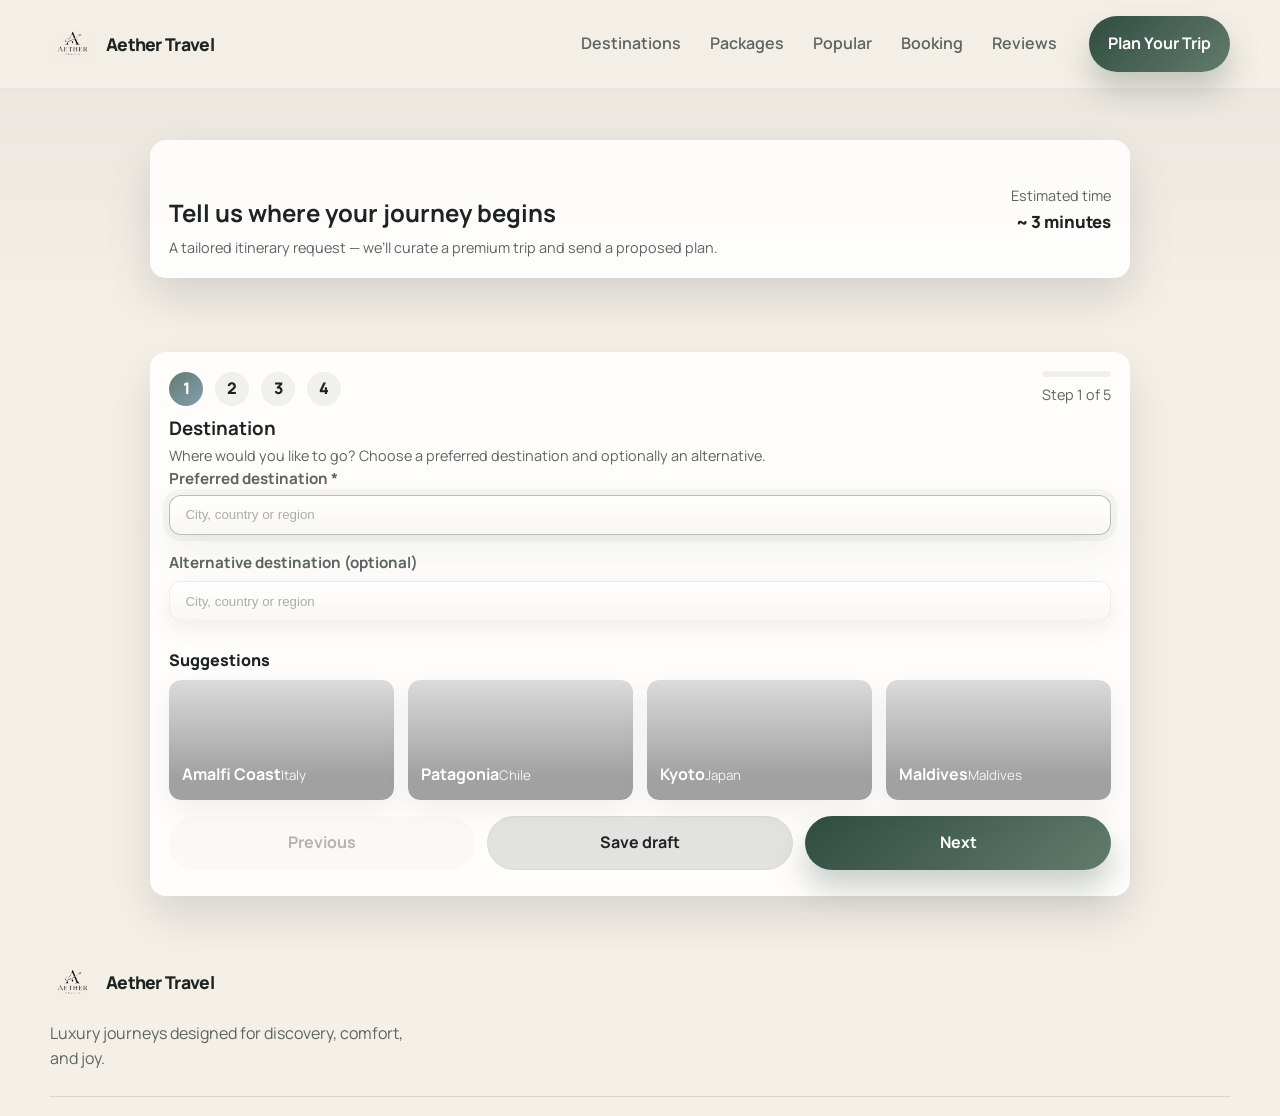
<file: plan-your-trip.html>
<!doctype html>
<html lang="en">
  <head>
    <meta charset="utf-8" />
    <meta name="viewport" content="width=device-width,initial-scale=1" />
    <title>Plan Your Trip — Aether Travel</title>
    <meta name="description" content="Plan a premium trip with Aether Travel — multi-step itinerary request." />
    <link rel="stylesheet" href="index.css" />
    <style>
      /* Page-specific small adjustments reusing design tokens from index.css */
      :root { --planner-max: 980px; }
      .planner-hero {
        padding: 3.2rem 1rem;
        background: linear-gradient(180deg, rgba(17,25,23,0.04), rgba(244,239,231,0.65));
      }
      .planner-shell { max-width: var(--planner-max); margin: 0 auto; }
      .planner-card {
        background: rgba(255,255,255,0.88);
        border-radius: 16px;
        padding: 1.2rem;
        box-shadow: var(--shadow);
      }
      .planner-steps { display: grid; gap: 1rem; }
      .step-indicator {
        display:flex;
        align-items:center;
        gap:0.75rem;
        margin-bottom:0.5rem;
      }
      .step-dot-row {
        display:flex;
        align-items:center;
        gap:0.75rem;
      }
      .step-dot {
        width:34px;
        height:34px;
        border-radius:999px;
        display:grid;
        place-items:center;
        font-weight:800;
        background:rgba(29,35,33,0.06);
      }
      .step-dot.is-active { background: linear-gradient(135deg,var(--green),var(--blue)); color:#fff; }
      .progress-panel {
        margin-left:auto;
        display:flex;
        flex-direction:column;
        align-items:flex-end;
        gap:0.35rem;
        min-width:0;
      }
      .progress-wrap {
        width:min(100%, 300px);
        height:6px;
        background:rgba(29,35,33,0.06);
        border-radius:999px;
        overflow:hidden;
      }
      .progress-bar { height:100%; width:0%; background:linear-gradient(90deg,var(--green),var(--blue)); transition:width .35s ease; }
      .trip-actions {
        display: flex;
        justify-content: space-between;
        gap: 0.8rem;
        margin-top: 1rem;
        width: 100%;
      }
      .trip-actions .btn {
        flex: 1 1 0;
        min-height: 54px;
        padding: 0.8rem 1rem;
        border-radius: 999px;
        justify-content: center;
      }
      .trip-actions #saveDraftBtn {
        background: rgba(29, 35, 33, 0.12);
        color: var(--text);
        box-shadow: inset 0 0 0 1px rgba(29,35,33,0.04);
      }
      @media (max-width: 560px) {
        .step-indicator {
          display: flex;
          flex-direction: column;
          align-items: flex-start;
          gap: 0.75rem;
        }
        .step-dot-row {
          display: flex;
          flex-direction: row;
          gap: 0.75rem;
          align-items: center;
        }
        .progress-panel {
          width: 100%;
          align-items: flex-start;
        }
        .progress-wrap {
          width: 100% !important;
        }
        .trip-actions {
          display: grid;
          grid-template-columns: 1fr 1.2fr;
          gap: 0.55rem;
        }
        .trip-actions .btn {
          min-height: 50px;
          padding: 0.7rem 0.8rem;
          font-size: 0.95rem;
        }
        .trip-actions #prevBtn {
          grid-column: 1 / 2;
        }
        .trip-actions #saveDraftBtn {
          grid-column: 2 / 3;
        }
        .trip-actions #nextBtn {
          grid-column: 1 / -1;
          min-height: 54px;
        }
      }
      .steps { position:relative; }
      .step { display:none; }
      .step.active { display:block; animation:fadeIn .36s ease; }
      @keyframes fadeIn { from {opacity:0; transform:translateY(6px);} to {opacity:1; transform:none;} }
      .dest-grid { display:grid; grid-template-columns:repeat(auto-fit,minmax(160px,1fr)); gap:0.9rem; }
      .dest-card { border-radius:12px; overflow:hidden; background:#eee; position:relative; cursor:pointer; min-height:110px; display:flex; flex-direction:column; justify-content:flex-end; padding:0.8rem; color:#fff; }
      .dest-card small { opacity:0.9; }
      .pref-grid { display:flex; flex-wrap:wrap; gap:0.6rem; }
      /* Preference pills with color accents applied only when selected */
      .pref {
        position:relative;
        padding:0.6rem 0.9rem;
        border-radius:999px;
        background:rgba(29,35,33,0.04);
        cursor:pointer;
        font-weight:700;
        color:var(--text);
        transition: transform .14s ease, box-shadow .14s ease, background .18s ease, color .18s ease;
        box-shadow: 0 6px 18px rgba(12,20,18,0.04);
      }
      .pref:hover { transform: translateY(-3px); box-shadow: 0 12px 30px rgba(12,20,18,0.08); }
      /* colored states applied when selected */
      .pref.is-selected[data-value="Adventure"] { background: linear-gradient(135deg,#ff9a76,#ff6b6b); color:#fff; }
      .pref.is-selected[data-value="Relaxation"] { background: linear-gradient(135deg,#9be7d9,#6bd3c9); color:#073b35; }
      .pref.is-selected[data-value="Family"] { background: linear-gradient(135deg,#ffd69e,#ffb36b); color:#2b1a00; }
      .pref.is-selected[data-value="Honeymoon"] { background: linear-gradient(135deg,#f6c1e3,#f08abf); color:#3b122b; }
      .pref.is-selected[data-value="Luxury"] { background: linear-gradient(135deg,#d3c6ff,#b49bff); color:#24124a; }
      .pref.is-selected[data-value="Cultural"] { background: linear-gradient(135deg,#ffd7a6,#ffc371); color:#402500; }
      .pref.is-selected[data-value="Nature"] { background: linear-gradient(135deg,#b6e3a6,#80d07a); color:#123814; }
      .pref.is-selected[data-value="Solo"] { background: linear-gradient(135deg,#b8d8ff,#8db6ff); color:#08234a; }
      .pref.is-selected { box-shadow: 0 18px 36px rgba(12,20,18,0.12); }
      /* Slightly smaller pills on small screens */
      @media (max-width:420px){ .pref{padding-left:2.2rem;font-size:0.95rem;} }
      .form-row { display:grid; gap:0.6rem; grid-template-columns:1fr 1fr; }
      @media (max-width:720px){ .form-row{grid-template-columns:1fr;} .step-dot{width:28px;height:28px} }
      .summary { background:linear-gradient(180deg, rgba(244,239,231,0.6), #fff); padding:1rem; border-radius:10px; }
      .muted-small { color:var(--muted); font-size:0.9rem; }

      /* Premium form controls for planner */
      .planner-card label { display:block; margin-bottom:0.35rem; color:var(--muted); font-weight:700; font-size:0.95rem; }

      .planner-card input,
      .planner-card select,
      .planner-card textarea {
        width:100%;
        padding:0.72rem 0.95rem;
        border-radius:12px;
        border:1px solid rgba(29,35,33,0.06);
        background:linear-gradient(180deg, rgba(255,255,255,0.72), rgba(245,243,240,0.62));
        backdrop-filter: blur(6px);
        box-shadow: 0 8px 24px rgba(12,20,18,0.06), inset 0 1px 0 rgba(255,255,255,0.6);
        font-weight:700;
        color:var(--text);
        transition: box-shadow .18s ease, transform .08s ease, border-color .18s ease;
        outline: none;
        margin-bottom:0.9rem;
      }

      .planner-card input::placeholder,
      .planner-card textarea::placeholder { color: rgba(29,35,33,0.36); font-weight:500; }

      .planner-card input:focus,
      .planner-card textarea:focus,
      .planner-card select:focus {
        border-color: rgba(47,77,64,0.35);
        box-shadow: 0 14px 38px rgba(47,77,64,0.08), 0 0 0 6px rgba(98,123,109,0.06);
        transform: translateY(-2px);
      }

      .planner-card select { appearance:none; -webkit-appearance:none; -moz-appearance:none; background-image: linear-gradient(45deg, transparent 50%, rgba(29,35,33,0.08) 50%); background-position: calc(100% - 1.1rem) 50%; background-size:12px 12px; padding-right:2.4rem; }

      .planner-card textarea { min-height:120px; resize:vertical; }

      .planner-card .field-error { margin-top:-0.6rem; display:block; font-size:0.88rem; color:crimson; }

      /* Destination cards: elevated, desaturated overlay and hover lift */
      .dest-card { border-radius:12px; overflow:hidden; position:relative; min-height:120px; display:flex; flex-direction:column; justify-content:flex-end; padding:0.8rem; color:#fff; box-shadow: 0 10px 30px rgba(12,20,18,0.06); transition: transform .18s ease, box-shadow .18s ease; }
      .dest-card::after { content:''; position:absolute; inset:0; background:linear-gradient(180deg, rgba(0,0,0,0.08) 0%, rgba(0,0,0,0.32) 80%); mix-blend-mode:multiply; }
      .dest-card > div { position:relative; z-index:2; }
      .dest-card:hover { transform:translateY(-6px); box-shadow: 0 20px 46px rgba(12,20,18,0.12); }
      /* Number control styles */
      .number-control { display:inline-flex; align-items:center; gap:0.5rem; background: linear-gradient(180deg, rgba(255,255,255,0.9), rgba(250,248,246,0.9)); border-radius:12px; padding:6px; border:1px solid rgba(29,35,33,0.04); }
      .number-control input { width:64px; text-align:center; border:0; background:transparent; padding:0.45rem 0.5rem; font-weight:800; }
      /* remove native browser spinner arrows */
      .number-control input::-webkit-outer-spin-button,
      .number-control input::-webkit-inner-spin-button { -webkit-appearance: none; margin: 0; }
      .number-control input { -moz-appearance: textfield; }

      /* Tactile plus/minus design */
      .num-btn {
        width:44px;
        height:44px;
        display:inline-grid;
        place-items:center;
        border-radius:12px;
        border:1px solid transparent;
        background: #fff;
        font-weight:800;
        font-size:18px;
        line-height:1;
        cursor:pointer;
        transition: transform .12s ease, box-shadow .12s ease, background .12s ease, border-color .12s ease;
        box-shadow: 0 6px 18px rgba(12,20,18,0.06);
      }
      .num-btn:hover { transform: translateY(-3px); box-shadow: 0 14px 30px rgba(12,20,18,0.09); }
      .num-btn:active { transform: translateY(-1px); }

      /* Decrease: subtle, ghost-style */
      .num-decrease {
        color: #4f5a57;
        background: linear-gradient(180deg, rgba(250,250,250,1), rgba(244,244,244,1));
        border:1px solid rgba(29,35,33,0.04);
      }

      /* Increase: prominent primary action */
      .num-increase {
        color: #fff;
        background: linear-gradient(135deg, var(--green), var(--blue));
        border:1px solid rgba(47,77,64,0.12);
        box-shadow: 0 10px 26px rgba(47,77,64,0.08);
      }

      /* Focus styles for accessibility */
      .num-btn:focus {
        outline: none;
        box-shadow: 0 0 0 4px rgba(98,123,109,0.09), 0 12px 30px rgba(12,20,18,0.08);
        transform: translateY(-2px);
      }

      /* Slightly larger symbols for clarity */
      .num-btn { font-size:20px; }

      /* screen-reader only helper */
      .sr-only { position: absolute !important; height: 1px; width: 1px; overflow: hidden; clip: rect(1px, 1px, 1px, 1px); white-space: nowrap; border: 0; padding: 0; margin: -1px; }
    </style>
  </head>
  <body>
    <header class="site-header">
      <nav class="navbar container" aria-label="Main navigation">
        <a href="index.html" class="brand" aria-label="Aether Travel home">
          <img src="images/ei_1791017456366-removebg-preview.png" alt="Aether Travel logo" class="brand-logo" />
          <span>Aether Travel</span>
        </a>
        <button class="nav-toggle" type="button" aria-label="Toggle navigation" aria-expanded="false"><span></span><span></span></button>
        <div class="nav-menu">
          <ul class="nav-links">
            <li><a href="index.html#destinations">Destinations</a></li>
            <li><a href="index.html#packages">Packages</a></li>
            <li><a href="index.html#popular">Popular</a></li>
            <li><a href="index.html#booking">Booking</a></li>
            <li><a href="index.html#testimonials">Reviews</a></li>
          </ul>
          <a href="plan-your-trip.html" class="btn btn-primary nav-cta">Plan Your Trip</a>
        </div>
      </nav>
    </header>

    <main>
      <section class="planner-hero">
        <div class="planner-shell container">
          <div class="planner-card">
            <div style="display:flex;justify-content:space-between;align-items:center;gap:1rem;flex-wrap:wrap;">
              <div>
                <p class="eyebrow">Plan your trip</p>
                <h1 style="margin:0 0 0.25rem;">Tell us where your journey begins</h1>
                <p class="muted-small">A tailored itinerary request — we’ll curate a premium trip and send a proposed plan.</p>
              </div>
              <div style="min-width:220px;text-align:right;">
                <small class="muted-small">Estimated time</small>
                <div style="font-weight:800;font-size:1.05rem;">~ 3 minutes</div>
              </div>
            </div>
          </div>
        </div>
      </section>

      <section class="container planner-shell" style="margin-top:1.4rem;">
        <form id="tripForm" class="planner-card" novalidate>

          <div class="step-indicator">
            <div class="step-dot-row">
              <div class="step-dot is-active" data-step="1">1</div>
              <div class="step-dot" data-step="2">2</div>
              <div class="step-dot" data-step="3">3</div>
              <div class="step-dot" data-step="4">4</div>
            </div>
            <div class="progress-panel">
              <div class="progress-wrap" aria-hidden="true">
                <div class="progress-bar" id="progressBar" style="width:0%"></div>
              </div>
              <small class="muted-small">Step <span id="currentStep">1</span> of 5</small>
            </div>
          </div>

          <div class="steps">
            <!-- Step 1: Destination -->
            <div class="step active" data-step="1">
              <h3>Destination</h3>
              <p class="muted-small">Where would you like to go? Choose a preferred destination and optionally an alternative.</p>

              <label for="primaryDestination" class="muted-small">Preferred destination <span aria-hidden="true">*</span></label>
              <input id="primaryDestination" name="primaryDestination" required placeholder="City, country or region" />

              <label for="altDestination" class="muted-small">Alternative destination (optional)</label>
              <input id="altDestination" name="altDestination" placeholder="City, country or region" />

              <p style="margin:0.8rem 0 0.4rem;font-weight:800;">Suggestions</p>
              <div class="dest-grid" id="suggestions">
                <div class="dest-card" data-value="Amalfi Coast" style="background-image:url('https://images.unsplash.com/photo-1507525428034-b723cf961d3e?auto=format&fit=crop&w=800&q=60');background-size:cover;">
                  <div><strong>Amalfi Coast</strong><small>Italy</small></div>
                </div>
                <div class="dest-card" data-value="Patagonia" style="background-image:url('https://images.unsplash.com/photo-1501785888041-af3ef285b470?auto=format&fit=crop&w=800&q=60');background-size:cover;">
                  <div><strong>Patagonia</strong><small>Chile</small></div>
                </div>
                <div class="dest-card" data-value="Kyoto" style="background-image:url('https://images.unsplash.com/photo-1549692520-acc6669e2f0c?auto=format&fit=crop&w=800&q=60');background-size:cover;">
                  <div><strong>Kyoto</strong><small>Japan</small></div>
                </div>
                <div class="dest-card" data-value="Maldives" style="background-image:url('https://images.unsplash.com/photo-1505751172876-fa1923c5c528?auto=format&fit=crop&w=800&q=60');background-size:cover;">
                  <div><strong>Maldives</strong><small>Maldives</small></div>
                </div>
              </div>

            </div>

            <!-- Step 2: Journey details -->
            <div class="step" data-step="2">
              <h3>Journey details</h3>
              <p class="muted-small">Tell us when you want to travel and who is in your party.</p>

              <div class="form-row">
                <div>
                  <label for="departDate" class="muted-small">Departure date <span aria-hidden="true">*</span></label>
                  <input id="departDate" name="departDate" type="date" required />
                </div>
                <div>
                  <label for="returnDate" class="muted-small">Return date</label>
                  <input id="returnDate" name="returnDate" type="date" />
                </div>
              </div>

              <div style="height:0.6rem"></div>

              <div class="form-row">
                <div>
                  <label for="adults" class="muted-small">Adults</label>
                  <div class="number-control">
                    <button type="button" class="num-btn num-decrease" data-for="adults" aria-label="Decrease adults">
                      <svg width="18" height="18" viewBox="0 0 24 24" fill="none" xmlns="http://www.w3.org/2000/svg" aria-hidden="true" focusable="false">
                        <rect x="4" y="11" width="16" height="2" rx="1" fill="currentColor" />
                      </svg>
                    </button>
                    <input id="adults" name="adults" type="number" step="1" min="1" value="2" aria-live="polite" />
                    <button type="button" class="num-btn num-increase" data-for="adults" aria-label="Increase adults">
                      <svg width="18" height="18" viewBox="0 0 24 24" fill="none" xmlns="http://www.w3.org/2000/svg" aria-hidden="true" focusable="false">
                        <rect x="11" y="4" width="2" height="16" rx="1" fill="currentColor" />
                        <rect x="4" y="11" width="16" height="2" rx="1" fill="currentColor" />
                      </svg>
                    </button>
                  </div>
                </div>
                <div>
                  <label for="children" class="muted-small">Children</label>
                  <div class="number-control">
                    <button type="button" class="num-btn num-decrease" data-for="children" aria-label="Decrease children">
                      <svg width="18" height="18" viewBox="0 0 24 24" fill="none" xmlns="http://www.w3.org/2000/svg" aria-hidden="true" focusable="false">
                        <rect x="4" y="11" width="16" height="2" rx="1" fill="currentColor" />
                      </svg>
                    </button>
                    <input id="children" name="children" type="number" step="1" min="0" value="0" aria-live="polite" />
                    <button type="button" class="num-btn num-increase" data-for="children" aria-label="Increase children">
                      <svg width="18" height="18" viewBox="0 0 24 24" fill="none" xmlns="http://www.w3.org/2000/svg" aria-hidden="true" focusable="false">
                        <rect x="11" y="4" width="2" height="16" rx="1" fill="currentColor" />
                        <rect x="4" y="11" width="16" height="2" rx="1" fill="currentColor" />
                      </svg>
                    </button>
                  </div>
                </div>
              </div>
            </div>

            <!-- Step 3: Preferences -->
            <div class="step" data-step="3">
              <h3>Travel preferences</h3>
              <p class="muted-small">Select one or more styles that match your ideal trip.</p>
              <div class="pref-grid" id="preferences">
                <div class="pref" data-value="Adventure">Adventure</div>
                <div class="pref" data-value="Relaxation">Relaxation</div>
                <div class="pref" data-value="Family">Family</div>
                <div class="pref" data-value="Honeymoon">Honeymoon</div>
                <div class="pref" data-value="Luxury">Luxury</div>
                <div class="pref" data-value="Cultural">Cultural</div>
                <div class="pref" data-value="Nature">Nature</div>
                <div class="pref" data-value="Solo">Solo</div>
              </div>
            </div>

            <!-- Step 4: Contact & Notes (Budget step in brief) -->
            <div class="step" data-step="4">
              <h3>Contact & budget</h3>
              <p class="muted-small">We’ll use this to send your itinerary proposal.</p>

              <label for="fullName" class="muted-small">Full name <span aria-hidden="true">*</span></label>
              <input id="fullName" name="fullName" required />

              <label for="email" class="muted-small">Email <span aria-hidden="true">*</span></label>
              <input id="email" name="email" type="email" required />

              <label for="phone" class="muted-small">Phone / WhatsApp</label>
              <input id="phone" name="phone" type="tel" />

              <label for="notes" class="muted-small">Additional requirements or notes</label>
              <textarea id="notes" name="notes" rows="4" placeholder="Dietary needs, mobility, celebrations, special requests..."></textarea>
            </div>

            <!-- Step 5: Review & submit -->
            <div class="step" data-step="5">
              <h3>Review your request</h3>
              <p class="muted-small">Confirm the details below before requesting your itinerary.</p>

              <div class="summary" id="summaryBox">
                <!-- summary content injected here -->
              </div>

            </div>

          </div>

          <div id="actionToolbar" class="trip-actions">
            <button type="button" class="btn" id="prevBtn" disabled>Previous</button>
            <button type="button" class="btn" id="saveDraftBtn">Save draft</button>
            <button type="button" class="btn btn-primary" id="nextBtn">Next</button>
          </div>

          <div style="margin-top:0.4rem;display:flex;align-items:center;gap:0.6rem;">
            <div id="autosaveStatus" class="muted-small" aria-live="polite"></div>
          </div>

          <!-- aria-live region for announcing numeric changes to assistive tech -->
          <div id="srLive" aria-live="polite" aria-atomic="true" class="sr-only"></div>

        </form>
      </section>

    </main>

    <footer class="site-footer" style="margin-top:2rem;">
      <div class="container footer-inner">
        <div>
          <a href="index.html" class="brand brand-footer">
            <img src="images/ei_1791017456366-removebg-preview.png" alt="Aether Travel logo" class="brand-logo" />
            <span>Aether Travel</span>
          </a>
          <p>Luxury journeys designed for discovery, comfort, and joy.</p>
        </div>
      </div>
    </footer>

    <script src="index.js"></script>
    <script src="plan-your-trip.js"></script>
  </body>
</html>
</file>
<file: index.css>
@import url('https://fonts.googleapis.com/css2?family=Manrope:wght@400;500;600;700;800&family=Cormorant+Garamond:wght@500;600;700&display=swap');

:root {
  --bg: #f4efe7;
  --bg-strong: #e9e0d2;
  --panel: #f9f6f0;
  --card: rgba(255, 255, 255, 0.7);
  --text: #1d2321;
  --muted: #5d6461;
  --line: rgba(29, 35, 33, 0.12);
  --green: #627b6d;
  --green-deep: #2f4d40;
  --blue: #859fb4;
  --tan: #d8c2a2;
  --shadow: 0 20px 45px rgba(12, 20, 18, 0.12);
  --radius-lg: 32px;
  --radius-md: 20px;
  --radius-sm: 14px;
}

* {
  box-sizing: border-box;
  margin: 0;
  padding: 0;
}

html {
  scroll-behavior: smooth;
}

body {
  font-family: 'Manrope', sans-serif;
  background: var(--bg);
  color: var(--text);
  line-height: 1.6;
  cursor: none;
}

* {
  cursor: none;
}

body *:hover,
body *:focus,
body *:active {
  cursor: none;
}

.plane-cursor {
  position: fixed;
  left: 0;
  top: 0;
  width: 24px;
  height: 24px;
  display: grid;
  place-items: center;
  transform: translate(-50%, -50%) rotate(0deg);
  pointer-events: none;
  z-index: 9999;
  font-size: 1.2rem;
  color: rgba(47, 77, 64, 0.92);
  text-shadow: 0 6px 18px rgba(47, 77, 64, 0.18);
  transition: color 0.25s ease, transform 0.12s ease, text-shadow 0.25s ease;
}

.plane-cursor.is-active {
  transform: translate(-50%, -50%) scale(1.2);
}

.plane-cursor.is-passport {
  width: 32px;
  height: 32px;
  font-size: 1.35rem;
  filter: drop-shadow(0 8px 18px rgba(29, 35, 33, 0.16));
}

.plane-cursor.is-passport img {
  display: block;
  width: 100%;
  height: 100%;
  object-fit: contain;
  filter: drop-shadow(0 8px 18px rgba(29, 35, 33, 0.18));
}

.plane-trail {
  position: fixed;
  left: 0;
  top: 0;
  width: 18px;
  height: 18px;
  display: grid;
  place-items: center;
  font-size: 0.85rem;
  opacity: 0;
  pointer-events: none;
  z-index: 9998;
  transform: translate(-50%, -50%) rotate(0deg);
  color: rgba(47, 77, 64, 0.35);
  filter: drop-shadow(0 0 10px rgba(47, 77, 64, 0.18));
  animation: trailFade 0.9s ease-out forwards;
}

@keyframes trailFade {
  0% {
    opacity: 0.18;
    transform: translate(-50%, -50%) scale(0.82) rotate(0deg);
  }
  35% {
    opacity: 0.14;
    transform: translate(-50%, -50%) scale(1) rotate(14deg);
  }
  100% {
    opacity: 0;
    transform: translate(-50%, -50%) translate(10px, -8px) scale(1.5) rotate(30deg);
  }
}

img {
  max-width: 100%;
  display: block;
}

a {
  color: inherit;
  text-decoration: none;
}

button,
select {
  font: inherit;
}

button {
  border: 0;
  cursor: pointer;
}

.container {
  width: min(1180px, calc(100% - 2rem));
  margin: 0 auto;
}

.section {
  padding: 5.5rem 0;
  opacity: 0;
  transform: translateY(30px);
  transition: opacity 0.8s ease, transform 0.8s ease;
}

.section.visible {
  opacity: 1;
  transform: translateY(0);
}

.section-light {
  background: rgba(255, 255, 255, 0.28);
}

.eyebrow {
  font-size: 0.72rem;
  letter-spacing: 0.2em;
  text-transform: uppercase;
  font-weight: 700;
  color: rgba(255, 255, 255, 0.8);
  margin-bottom: 1rem;
}

.eyebrow-dark {
  color: var(--green-deep);
}

.section-heading {
  text-align: center;
  max-width: 700px;
  margin: 0 auto 2.6rem;
}

.section-heading h2 {
  font-size: clamp(2.2rem, 4vw, 3.3rem);
  line-height: 1.06;
  letter-spacing: -0.06em;
  margin-bottom: 1rem;
  font-weight: 800;
}

.section-heading p:last-child {
  color: var(--muted);
  font-size: 1.02rem;
}

.align-left {
  text-align: left;
  margin-left: 0;
}

.site-header {
  position: sticky;
  top: 0;
  z-index: 50;
  backdrop-filter: blur(14px);
  background: rgba(244, 239, 231, 0.72);
  border-bottom: 1px solid rgba(29, 35, 33, 0.05);
}

.navbar {
  display: flex;
  align-items: center;
  justify-content: space-between;
  min-height: 88px;
  gap: 1.5rem;
}

.brand {
  display: inline-flex;
  align-items: center;
  gap: 0.7rem;
  font-weight: 800;
  letter-spacing: -0.04em;
  font-size: 1.1rem;
}

.brand-mark {
  display: inline-flex;
  align-items: center;
  justify-content: center;
  width: 2.2rem;
  height: 2.2rem;
  border-radius: 0.8rem;
  background: linear-gradient(135deg, var(--green), var(--blue));
  color: white;
  box-shadow: var(--shadow);
}

.brand-logo {
  width: 2.8rem;
  height: 2.8rem;
  object-fit: contain;
  display: block;
  filter: drop-shadow(0 8px 18px rgba(47, 77, 64, 0.14));
}

.nav-menu {
  display: flex;
  align-items: center;
  gap: 2rem;
}

.nav-links {
  list-style: none;
  display: flex;
  align-items: center;
  gap: 1.8rem;
}

.nav-links a {
  color: var(--muted);
  font-weight: 600;
  transition: color 0.2s ease;
}

.nav-links a:hover,
.nav-links a:focus-visible {
  color: var(--text);
}

.btn {
  display: inline-flex;
  align-items: center;
  justify-content: center;
  padding: 0.92rem 1.55rem;
  border-radius: 999px;
  font-weight: 700;
  transition: transform 0.2s ease, box-shadow 0.2s ease, background 0.2s ease;
}

.btn:hover,
.btn:focus-visible {
  transform: translateY(-1px);
}

.btn-primary {
  background: linear-gradient(135deg, var(--green-deep), var(--green));
  color: #fff;
  box-shadow: 0 18px 30px rgba(47, 77, 64, 0.25);
}

.btn-secondary {
  background: rgba(255, 255, 255, 0.12);
  border: 1px solid rgba(255, 255, 255, 0.25);
  color: #fff;
}

.nav-cta {
  padding-inline: 1.2rem;
}

.nav-toggle {
  display: none;
  width: 48px;
  height: 48px;
  border-radius: 14px;
  background: rgba(29, 35, 33, 0.05);
}

.nav-toggle span {
  display: block;
  width: 20px;
  height: 2px;
  margin: 5px auto;
  background: var(--text);
}

.hero {
  position: relative;
  padding: 2.5rem 0 3.2rem;
  overflow: hidden;
}

.hero::before {
  content: "";
  position: absolute;
  inset: 0;
  background:
    linear-gradient(135deg, rgba(17, 25, 23, 0.78), rgba(17, 25, 23, 0.46)),
    url('https://images.unsplash.com/photo-1476514525535-07fb3b4ae5f1?auto=format&fit=crop&w=1600&q=80') center/cover no-repeat;
  z-index: -2;
}

.hero::after {
  content: "";
  position: absolute;
  inset: 60% 0 0;
  background: linear-gradient(180deg, transparent, var(--bg));
  z-index: -1;
}

.hero-shell {
  display: grid;
  grid-template-columns: 1.1fr 0.9fr;
  gap: 3rem;
  align-items: center;
  min-height: 640px;
}

.hero-copy {
  color: #fff;
  padding-top: 2.2rem;
}

.hero-copy h1 {
  font-size: clamp(3.1rem, 6vw, 5.3rem);
  line-height: 0.95;
  letter-spacing: -0.075em;
  margin-bottom: 1.1rem;
  max-width: 620px;
  font-weight: 800;
}

.lead {
  max-width: 530px;
  color: rgba(255, 255, 255, 0.8);
  font-size: 1.08rem;
  margin-bottom: 1.8rem;
}

.hero-actions {
  display: flex;
  flex-wrap: wrap;
  gap: 1rem;
  margin-bottom: 2rem;
}

.hero-metrics {
  list-style: none;
  display: flex;
  flex-wrap: wrap;
  align-items: flex-end;
  gap: 1.25rem 2rem;
  padding-top: 0.8rem;
  margin-bottom: 0.5rem;
}

.hero-metrics li {
  display: flex;
  flex-direction: column;
  justify-content: flex-end;
  gap: 0.25rem;
  min-width: 130px;
  flex: 1 1 140px;
  padding-bottom: 0.2rem;
}

.metric-top {
  display: inline-flex;
  align-items: center;
  gap: 0.6rem;
  color: #fff;
}

.metric-icon {
  width: 1.8rem;
  height: 1.8rem;
  min-width: 1.8rem;
  border-radius: 50%;
  display: inline-flex;
  align-items: center;
  justify-content: center;
  background: rgba(255, 255, 255, 0.12);
  border: 1px solid rgba(255, 255, 255, 0.2);
  backdrop-filter: blur(8px);
  box-shadow: inset 0 1px 0 rgba(255, 255, 255, 0.15);
  color: #fff;
  line-height: 0;
}

.metric-icon svg {
  width: 0.92rem;
  height: 0.92rem;
  display: block;
  fill: currentColor;
  color: currentColor;
}

.metric-icon svg path {
  fill: currentColor;
}

.hero-metrics strong {
  font-size: clamp(1.2rem, 2vw, 1.5rem);
  letter-spacing: -0.05em;
  line-height: 1;
}

.hero-metrics span {
  color: rgba(255, 255, 255, 0.72);
  font-size: 0.82rem;
  white-space: nowrap;
}

@media (max-width: 760px) {
  .hero-metrics {
    gap: 1rem 1.2rem;
    margin-bottom: 0.8rem;
  }

  .hero-metrics li {
    min-width: 0;
    flex: 1 1 30%;
    padding-bottom: 0.3rem;
  }

  .metric-icon {
    width: 1.7rem;
    height: 1.7rem;
    min-width: 1.7rem;
  }

  .metric-icon svg {
    width: 0.82rem;
    height: 0.82rem;
  }

  .hero-metrics span {
    white-space: normal;
    font-size: 0.75rem;
  }
}

.hero-visual {
  position: relative;
  display: flex;
  justify-content: center;
  align-items: center;
}

.hero-visual img {
  width: min(100%, 560px);
  height: 620px;
  object-fit: cover;
  border-radius: 32px 32px 110px 32px;
  box-shadow: var(--shadow);
}

.floating-card {
  position: absolute;
  right: 0.5rem;
  bottom: 2rem;
  background: rgba(255, 255, 255, 0.9);
  color: var(--text);
  border-radius: 1.1rem;
  padding: 1.1rem 1.2rem;
  box-shadow: 0 18px 35px rgba(21, 24, 27, 0.18);
  display: flex;
  flex-direction: column;
  gap: 0.2rem;
}

.floating-label {
  color: var(--muted);
  font-size: 0.72rem;
  text-transform: uppercase;
  letter-spacing: 0.12em;
}

.floating-card strong {
  font-size: 1.2rem;
  letter-spacing: -0.04em;
}

.booking-panel {
  margin-top: -3rem;
  background: rgba(249, 246, 240, 0.9);
  backdrop-filter: blur(16px);
  border: 1px solid rgba(29, 35, 33, 0.06);
  border-radius: 1.5rem;
  padding: 1.1rem 1.1rem 0.8rem;
  box-shadow: var(--shadow);
}

.booking-tabs {
  display: flex;
  gap: 0.75rem;
  flex-wrap: wrap;
  margin-bottom: 1rem;
}

.booking-tabs button {
  background: transparent;
  border-radius: 999px;
  padding: 0.7rem 1rem;
  color: var(--muted);
  font-weight: 700;
}

.booking-tabs button.is-active {
  background: var(--green-deep);
  color: #fff;
}

.booking-form {
  display: grid;
  grid-template-columns: 1.1fr 0.18fr 1.1fr 1fr 1fr auto;
  gap: 0.9rem;
  align-items: end;
}

.field {
  display: flex;
  flex-direction: column;
  gap: 0.45rem;
  padding: 0.7rem 0.8rem;
  background: rgba(255, 255, 255, 0.56);
  border: 1px solid var(--line);
  border-radius: var(--radius-sm);
  position: relative;
  transition: border-color 0.25s ease, box-shadow 0.25s ease, transform 0.25s ease;
  overflow: hidden;
}

.field::before {
  content: "";
  position: absolute;
  inset: 0;
  background: linear-gradient(135deg, rgba(98, 123, 109, 0.04), rgba(133, 159, 180, 0.04));
  opacity: 0;
  transition: opacity 0.25s ease;
}

.field:focus-within {
  border-color: rgba(47, 77, 64, 0.35);
  box-shadow: 0 0 0 4px rgba(98, 123, 109, 0.14);
  transform: translateY(-1px);
}

.field:focus-within::before {
  opacity: 1;
}

.field::after {
  content: "▾";
  position: absolute;
  right: 0.9rem;
  top: 52%;
  transform: translateY(-50%);
  color: var(--green-deep);
  font-size: 0.9rem;
  pointer-events: none;
  transition: transform 0.25s ease;
  z-index: 1;
}

.field:focus-within::after {
  transform: translateY(-50%) rotate(180deg);
}

.field label {
  color: var(--muted);
  font-size: 0.8rem;
  font-weight: 600;
  position: relative;
  z-index: 1;
}

.field select {
  appearance: none;
  -webkit-appearance: none;
  -moz-appearance: none;
  border: 0;
  background: transparent;
  color: var(--text);
  font-weight: 700;
  outline: none;
  width: 100%;
  padding-right: 1.4rem;
  cursor: pointer;
  position: relative;
  z-index: 1;
  transition: color 0.2s ease, transform 0.2s ease;
  background-image: none;
  border-radius: 0;
}

.field select option {
  color: var(--text);
  background: #fff;
  padding: 0.7rem 0.8rem;
}

.field select:focus {
  color: var(--green-deep);
}

.field select:hover {
  color: var(--green-deep);
}

.field select::-ms-expand {
  display: none;
}

.field select,
.field select option {
  font-family: 'Manrope', sans-serif;
}

.swap-wrap {
  display: flex;
  justify-content: center;
  align-items: center;
  height: 100%;
}

.swap-button {
  width: 44px;
  height: 44px;
  border-radius: 50%;
  background: rgba(98, 123, 109, 0.12);
  color: var(--green-deep);
  font-size: 1.2rem;
}

.search-button {
  min-height: 58px;
  min-width: 130px;
}

.destination-grid,
.package-grid,
.feature-grid,
.testimonial-grid {
  display: grid;
  gap: 1.6rem;
}

.destination-grid {
  grid-template-columns: 1.15fr 1fr 1fr;
}

.destination-card {
  position: relative;
  overflow: hidden;
  border-radius: var(--radius-lg);
  min-height: 420px;
  box-shadow: var(--shadow);
}

.destination-card img {
  width: 100%;
  height: 100%;
  object-fit: cover;
}

.destination-card::after {
  content: "";
  position: absolute;
  inset: 0;
  background: linear-gradient(180deg, rgba(12, 20, 18, 0.1), rgba(12, 20, 18, 0.7));
}

.destination-info {
  position: absolute;
  inset: auto 0 0;
  z-index: 1;
  padding: 1.35rem 1.25rem 1.4rem;
  color: white;
}

.country-tag {
  display: inline-block;
  background: rgba(255, 255, 255, 0.12);
  border: 1px solid rgba(255, 255, 255, 0.18);
  border-radius: 999px;
  padding: 0.35rem 0.7rem;
  font-size: 0.75rem;
  letter-spacing: 0.08em;
  text-transform: uppercase;
}

.destination-info h3 {
  font-size: clamp(1.8rem, 2vw, 2.4rem);
  letter-spacing: -0.06em;
  margin: 0.7rem 0 0.45rem;
}

.meta-row {
  display: flex;
  justify-content: space-between;
  align-items: center;
  color: rgba(255, 255, 255, 0.86);
}

.package-grid {
  grid-template-columns: repeat(3, minmax(0, 1fr));
}

.package-card {
  background: rgba(255, 255, 255, 0.5);
  border: 1px solid rgba(29, 35, 33, 0.06);
  border-radius: 24px;
  overflow: hidden;
  box-shadow: var(--shadow);
}

.highlight-card {
  transform: translateY(-16px);
}

.package-image {
  height: 220px;
  background-size: cover;
  background-position: center;
}

.package-image-one {
  background-image: url('https://images.unsplash.com/photo-1500375592092-40eb2168fd21?auto=format&fit=crop&w=900&q=80');
}

.package-image-two {
  background-image: url('https://images.unsplash.com/photo-1516483638261-f4dbaf036963?auto=format&fit=crop&w=900&q=80');
}

.package-image-three {
  background-image: url('https://images.unsplash.com/photo-1528164344705-47542687000d?auto=format&fit=crop&w=900&q=80');
}

.package-body {
  padding: 1.5rem;
}

.price-row {
  display: flex;
  justify-content: space-between;
  gap: 0.75rem;
  align-items: center;
  font-size: 0.8rem;
  text-transform: uppercase;
  letter-spacing: 0.08em;
  color: var(--muted);
}

.price-row strong {
  color: var(--text);
  letter-spacing: 0;
  text-transform: none;
  font-size: 1.3rem;
}

.package-body h3 {
  margin: 1rem 0 0.8rem;
  font-size: 2rem;
  letter-spacing: -0.06em;
}

.package-body ul {
  list-style: none;
  display: grid;
  gap: 0.5rem;
  color: var(--muted);
  margin-bottom: 1.2rem;
}

.package-body li {
  position: relative;
  padding-left: 1.1rem;
}

.package-body li::before {
  content: "•";
  position: absolute;
  left: 0;
  color: var(--green);
}

.text-link {
  display: inline-flex;
  align-items: center;
  gap: 0.55rem;
  padding: 0.7rem 1rem;
  border-radius: 999px;
  background: rgba(47, 77, 64, 0.06);
  border: 1px solid rgba(47, 77, 64, 0.1);
  color: var(--green-deep);
  font-weight: 800;
  letter-spacing: 0.01em;
  transition: transform 0.2s ease, background 0.2s ease, box-shadow 0.2s ease;
  box-shadow: 0 8px 18px rgba(47, 77, 64, 0.06);
}

.text-link:hover,
.text-link:focus-visible {
  background: linear-gradient(135deg, rgba(47, 77, 64, 0.1), rgba(118, 148, 167, 0.1));
  transform: translateY(-1px);
  box-shadow: 0 12px 24px rgba(47, 77, 64, 0.1);
}

.text-link-icon {
  display: inline-flex;
  align-items: center;
  justify-content: center;
  width: 1.7rem;
  height: 1.7rem;
  border-radius: 50%;
  background: linear-gradient(135deg, var(--green), var(--blue));
  color: #fff;
  font-size: 0.75rem;
  box-shadow: 0 8px 18px rgba(84, 122, 116, 0.22);
}

.airline-carousel {
  display: grid;
  grid-template-columns: repeat(4, minmax(0, 1fr));
  gap: 1.2rem;
}

.airline-card {
  background: rgba(255, 255, 255, 0.7);
  border: 1px solid var(--line);
  border-radius: 24px;
  padding: 1.3rem 1rem;
  box-shadow: 0 12px 28px rgba(17, 20, 19, 0.05);
  display: flex;
  flex-direction: column;
  align-items: center;
  text-align: center;
  gap: 0.55rem;
}

.airline-logo {
  position: relative;
  width: 56px;
  height: 56px;
  border-radius: 18px;
  display: grid;
  place-items: center;
  font-size: 1.4rem;
  color: #fff;
  font-weight: 800;
  overflow: hidden;
  box-shadow: inset 0 1px 0 rgba(255,255,255,0.35);
}

.logo-mark {
  position: relative;
  z-index: 1;
  letter-spacing: -0.08em;
}

.airline-logo img {
  display: block;
  width: 100%;
  height: 100%;
  object-fit: contain;
}

.flag {
  position: absolute;
  width: 22px;
  height: 22px;
  right: 4px;
  bottom: 4px;
  border-radius: 50%;
  border: 2px solid rgba(255,255,255,0.8);
  box-shadow: 0 8px 14px rgba(0,0,0,0.12);
}

.flag-australia {
  background:
    linear-gradient(to right, #0b53a6 0 100%);
  clip-path: polygon(0 0, 100% 0, 100% 100%, 0 100%);
}

.flag-australia::before,
.flag-australia::after {
  content: "";
  position: absolute;
  inset: 0;
  background: transparent;
}

.flag-australia::before {
  background: linear-gradient(90deg, transparent 0 30%, rgba(255,255,255,0.9) 30% 70%, transparent 70%);
}

.flag-australia::after {
  background: linear-gradient(0deg, transparent 0 30%, rgba(255,255,255,0.9) 30% 70%, transparent 70%);
}

.flag-singapore {
  background: linear-gradient(135deg, #f4f4f4 0 100%);
}

.flag-singapore::before {
  content: "";
  position: absolute;
  inset: 0;
  background:
    linear-gradient(90deg, #ee2d3d 0 100%),
    linear-gradient(0deg, #ee2d3d 0 100%);
  clip-path: polygon(0 0, 100% 0, 100% 100%, 0 100%);
  -webkit-mask: radial-gradient(circle, transparent 0 58%, black 59% 100%);
}

.flag-uae {
  background: linear-gradient(135deg, #00732f, #ffffff 50%, #ce1126 50% 100%);
}

.flag-uae::before {
  content: "";
  position: absolute;
  inset: 0;
  background: linear-gradient(90deg, rgba(0,0,0,0) 0 55%, rgba(255,255,255,0.8) 55% 100%);
  opacity: 0.9;
}

.flag-usa {
  background: linear-gradient(180deg, #b22234 0 14.28%, #fff 14.28% 28.56%, #b22234 28.56% 42.84%, #fff 42.84% 57.12%, #b22234 57.12% 71.4%, #fff 71.4% 85.68%, #b22234 85.68% 100%);
}

.flag-usa::before {
  content: "";
  position: absolute;
  inset: 0 0 auto 0;
  height: 50%;
  background: #3c3b6e;
  border-radius: 50% 50% 0 0;
}

.airline-one { background: linear-gradient(135deg, #c5d5f0, #4a678e); }
.airline-two { background: linear-gradient(135deg, #4d7f70, #8bb0a0); }
.airline-three { background: linear-gradient(135deg, #8d9db2, #3d4a6b); }
.airline-four { background: linear-gradient(135deg, #d3b694, #9d6b47); }

.booking-layout {
  display: grid;
  grid-template-columns: 1.05fr 0.95fr;
  gap: 2rem;
  align-items: center;
}

.booking-visual {
  position: relative;
}

.booking-visual-card img {
  border-radius: 32px;
  height: 540px;
  width: 100%;
  object-fit: cover;
  box-shadow: var(--shadow);
}

.mini-card {
  position: absolute;
  right: 1.2rem;
  bottom: 1.2rem;
  background: rgba(255, 255, 255, 0.88);
  border-radius: 18px;
  padding: 1rem 1.1rem;
  box-shadow: 0 18px 35px rgba(21, 24, 27, 0.14);
  display: flex;
  flex-direction: column;
  gap: 0.2rem;
}

.mini-card span {
  color: var(--muted);
  font-size: 0.72rem;
  text-transform: uppercase;
  letter-spacing: 0.12em;
}

.mini-card strong {
  font-size: 1.2rem;
  letter-spacing: -0.04em;
}

.booking-copy {
  max-width: 530px;
}

.booking-copy h2 {
  font-size: clamp(2.3rem, 4vw, 3.2rem);
  letter-spacing: -0.06em;
  margin-bottom: 1rem;
  line-height: 1;
}

.booking-copy p {
  color: var(--muted);
}

.check-list {
  list-style: none;
  display: grid;
  gap: 0.85rem;
  margin: 1.5rem 0 2rem;
}

.check-list li {
  display: flex;
  align-items: center;
  gap: 0.7rem;
  color: var(--text);
  font-weight: 600;
}

.check-list li::before {
  content: "✓";
  display: inline-flex;
  align-items: center;
  justify-content: center;
  width: 1.7rem;
  height: 1.7rem;
  border-radius: 50%;
  background: rgba(98, 123, 109, 0.12);
  color: var(--green-deep);
}

.feature-grid {
  grid-template-columns: repeat(3, minmax(0, 1fr));
}

.feature-card {
  background: rgba(255, 255, 255, 0.6);
  border: 1px solid var(--line);
  border-radius: 24px;
  padding: 1.7rem 1.4rem;
  box-shadow: 0 14px 32px rgba(17, 20, 19, 0.05);
}

.feature-icon {
  display: inline-flex;
  align-items: center;
  justify-content: center;
  width: 3rem;
  height: 3rem;
  border-radius: 14px;
  background: rgba(98, 123, 109, 0.12);
  color: var(--green-deep);
  font-weight: 800;
  margin-bottom: 1rem;
}

.feature-card h3 {
  font-size: 1.55rem;
  letter-spacing: -0.04em;
  margin-bottom: 0.65rem;
}

.feature-card p {
  color: var(--muted);
}

.testimonial-grid {
  grid-template-columns: repeat(3, minmax(0, 1fr));
}

.testimonial-card {
  background: rgba(255, 255, 255, 0.7);
  border: 1px solid rgba(29, 35, 33, 0.06);
  border-radius: 24px;
  padding: 1.6rem;
  box-shadow: 0 16px 30px rgba(15, 22, 18, 0.05);
}

.testimonial-card.active {
  background: linear-gradient(180deg, rgba(98, 123, 109, 0.12), rgba(255,255,255,0.74));
}

.testimonial-card p {
  color: var(--text);
  font-size: 1.05rem;
  margin-bottom: 1.4rem;
}

.person {
  display: flex;
  flex-direction: column;
}

.person strong {
  letter-spacing: -0.04em;
}

.person span {
  color: var(--muted);
  font-size: 0.85rem;
}

.cta-banner {
  padding: 3.5rem 0 1rem;
}

.cta-inner {
  background: linear-gradient(135deg, var(--green-deep), var(--green));
  border-radius: 32px;
  padding: 2.3rem 2.2rem;
  color: #fff;
  display: flex;
  align-items: center;
  justify-content: space-between;
  gap: 1.5rem;
  box-shadow: var(--shadow);
}

.cta-inner h2 {
  font-size: clamp(2rem, 4vw, 3rem);
  letter-spacing: -0.06em;
  line-height: 1.02;
}

.site-footer {
  padding: 2rem 0 1.2rem;
}

.footer-inner {
  display: flex;
  justify-content: space-between;
  gap: 2rem;
  padding-bottom: 1.5rem;
  border-bottom: 1px solid var(--line);
}

.brand-footer {
  margin-bottom: 1rem;
}

.site-footer p {
  max-width: 360px;
  color: var(--muted);
}

.footer-links {
  display: flex;
  gap: 4rem;
}

.footer-links h4 {
  margin-bottom: 0.9rem;
  letter-spacing: -0.04em;
}

.footer-links ul {
  list-style: none;
  display: grid;
  gap: 0.55rem;
}

.footer-links a {
  color: var(--muted);
}

.footer-bottom {
  display: flex;
  justify-content: space-between;
  padding-top: 1rem;
  color: var(--muted);
  font-size: 0.92rem;
}

@media (max-width: 980px) {
  .hero-shell,
  .booking-layout,
  .destination-grid,
  .package-grid,
  .feature-grid,
  .testimonial-grid,
  .airline-carousel {
    grid-template-columns: 1fr 1fr;
  }

  .hero-shell {
    grid-template-columns: 1fr;
  }

  .booking-form {
    grid-template-columns: 1fr 1fr;
  }

  .swap-wrap {
    display: none;
  }

  .search-button {
    grid-column: span 2;
  }
}

@media (max-width: 760px) {
  .nav-toggle {
    display: block;
  }

  .nav-menu {
    position: absolute;
    top: calc(100% + 0.7rem);
    left: 1rem;
    right: 1rem;
    display: none;
    flex-direction: column;
    align-items: stretch;
    background: rgba(249, 246, 240, 0.96);
    border: 1px solid var(--line);
    border-radius: 20px;
    padding: 1rem;
    box-shadow: var(--shadow);
  }

  .nav-menu.is-open {
    display: flex;
  }

  .nav-links {
    flex-direction: column;
    align-items: flex-start;
    gap: 0.8rem;
  }

  .nav-cta {
    width: 100%;
  }

  .booking-panel {
    margin-top: 1rem;
  }

  .booking-form,
  .destination-grid,
  .package-grid,
  .feature-grid,
  .testimonial-grid,
  .airline-carousel,
  .footer-inner,
  .cta-inner,
  .booking-layout {
    grid-template-columns: 1fr;
    display: grid;
  }

  .booking-form {
    display: grid;
  }

  .search-button {
    grid-column: auto;
  }

  .hero-copy h1 {
    max-width: none;
  }

  .hero-visual img {
    height: 420px;
  }

  .section {
    padding: 4rem 0;
  }

  .footer-inner,
  .cta-inner,
  .footer-bottom {
    display: flex;
    flex-direction: column;
    align-items: flex-start;
  }
}
</file>
